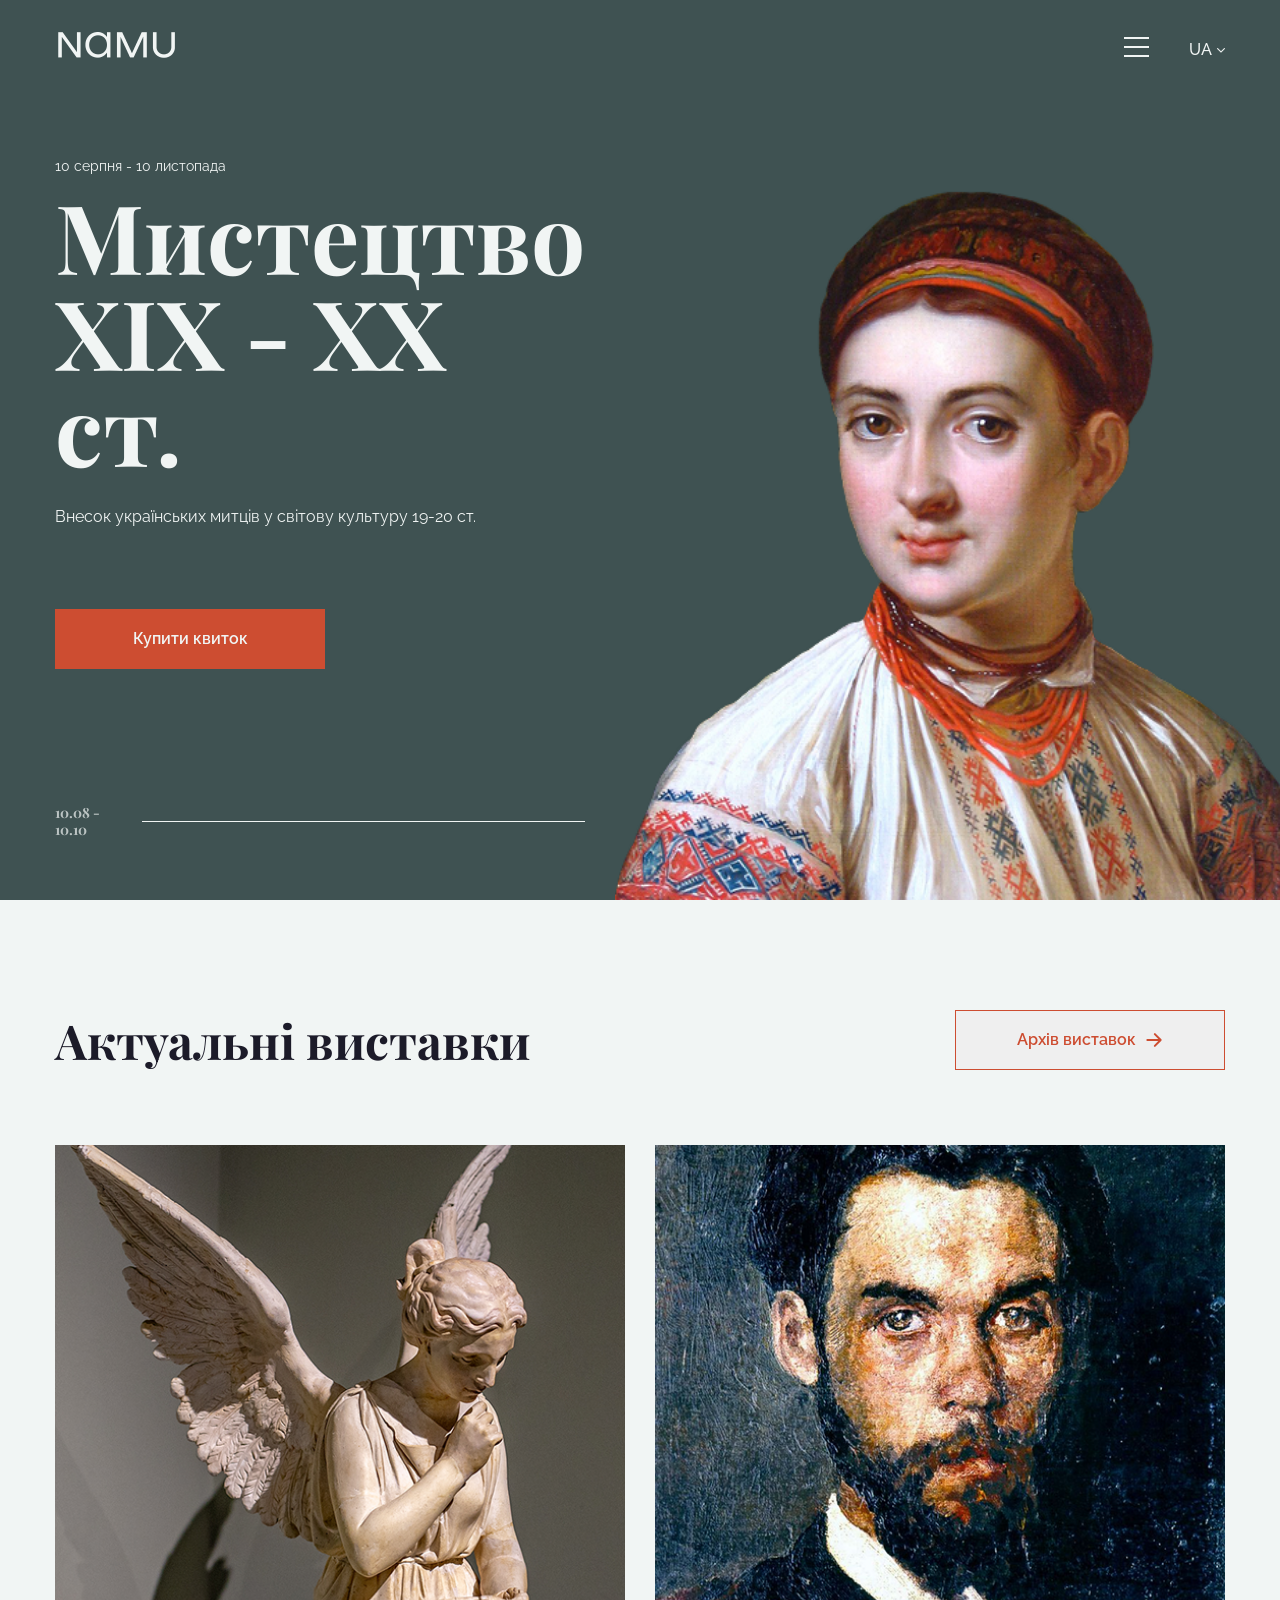
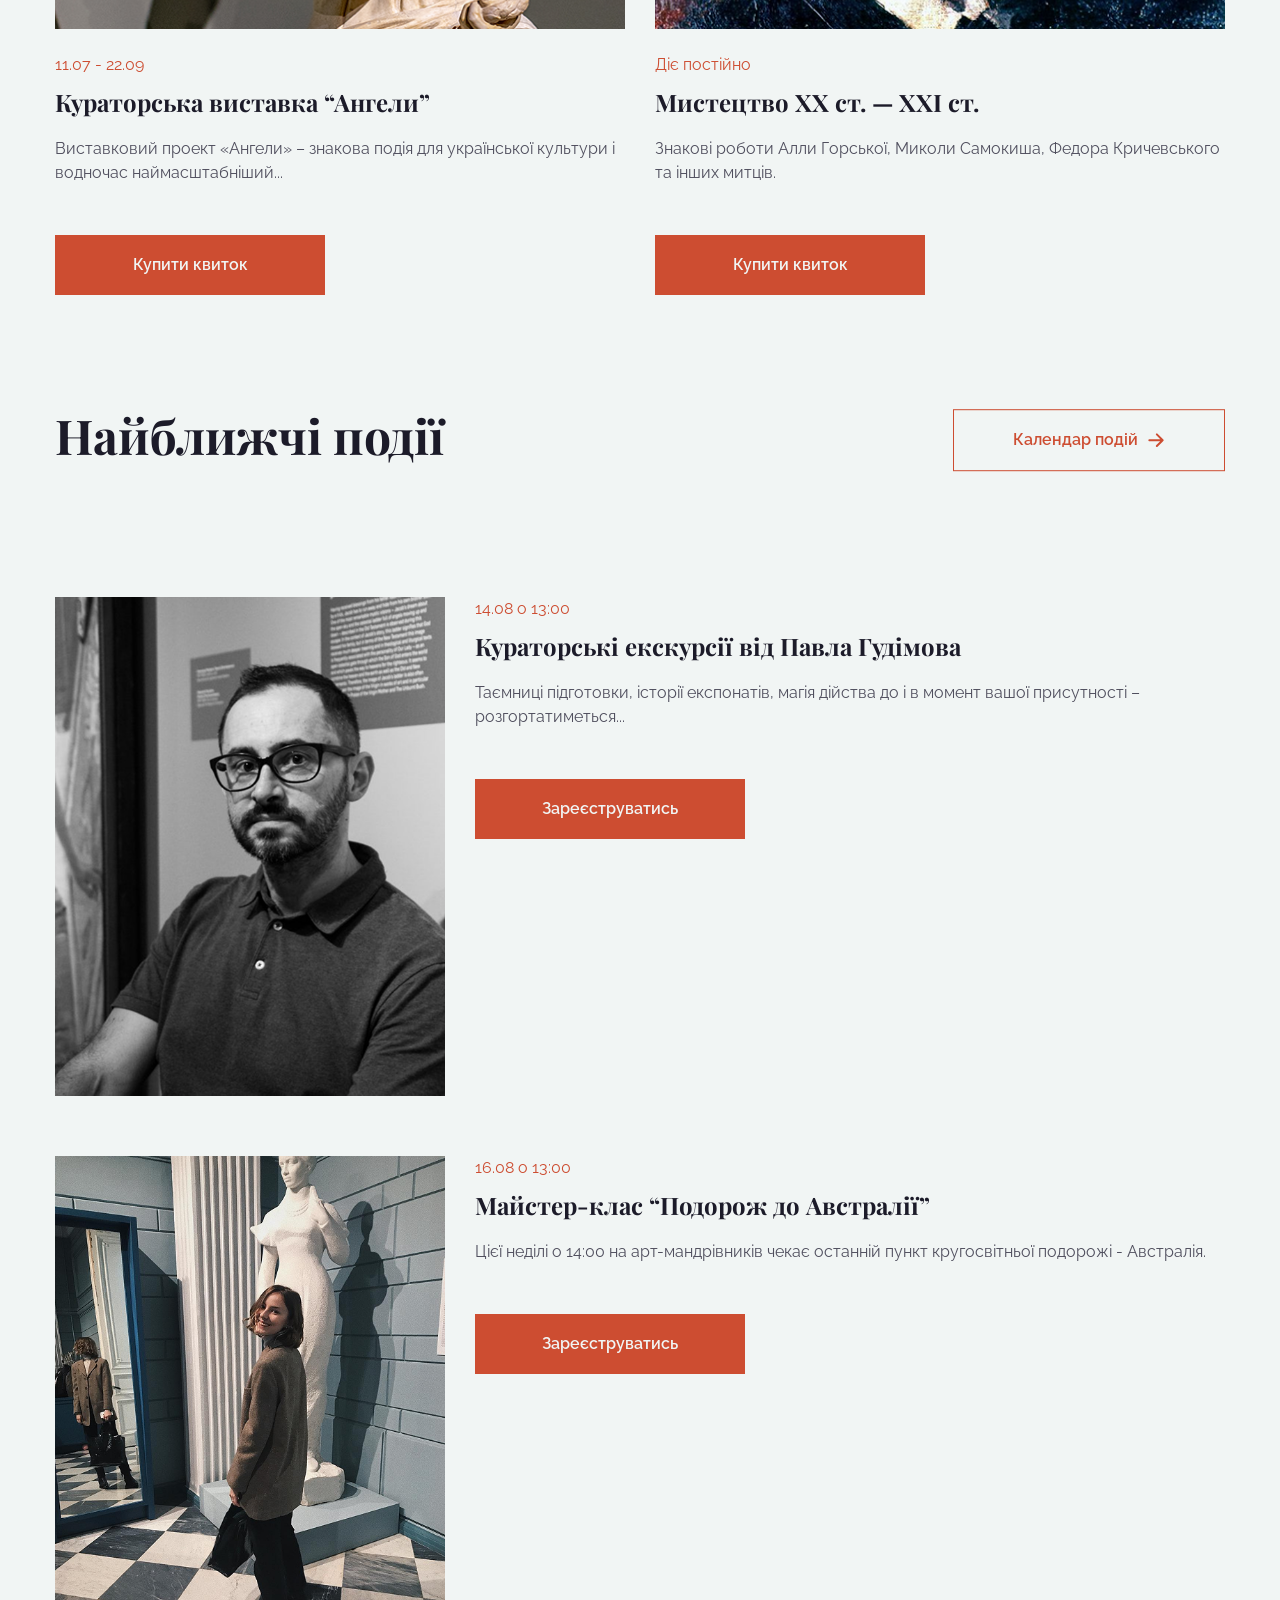
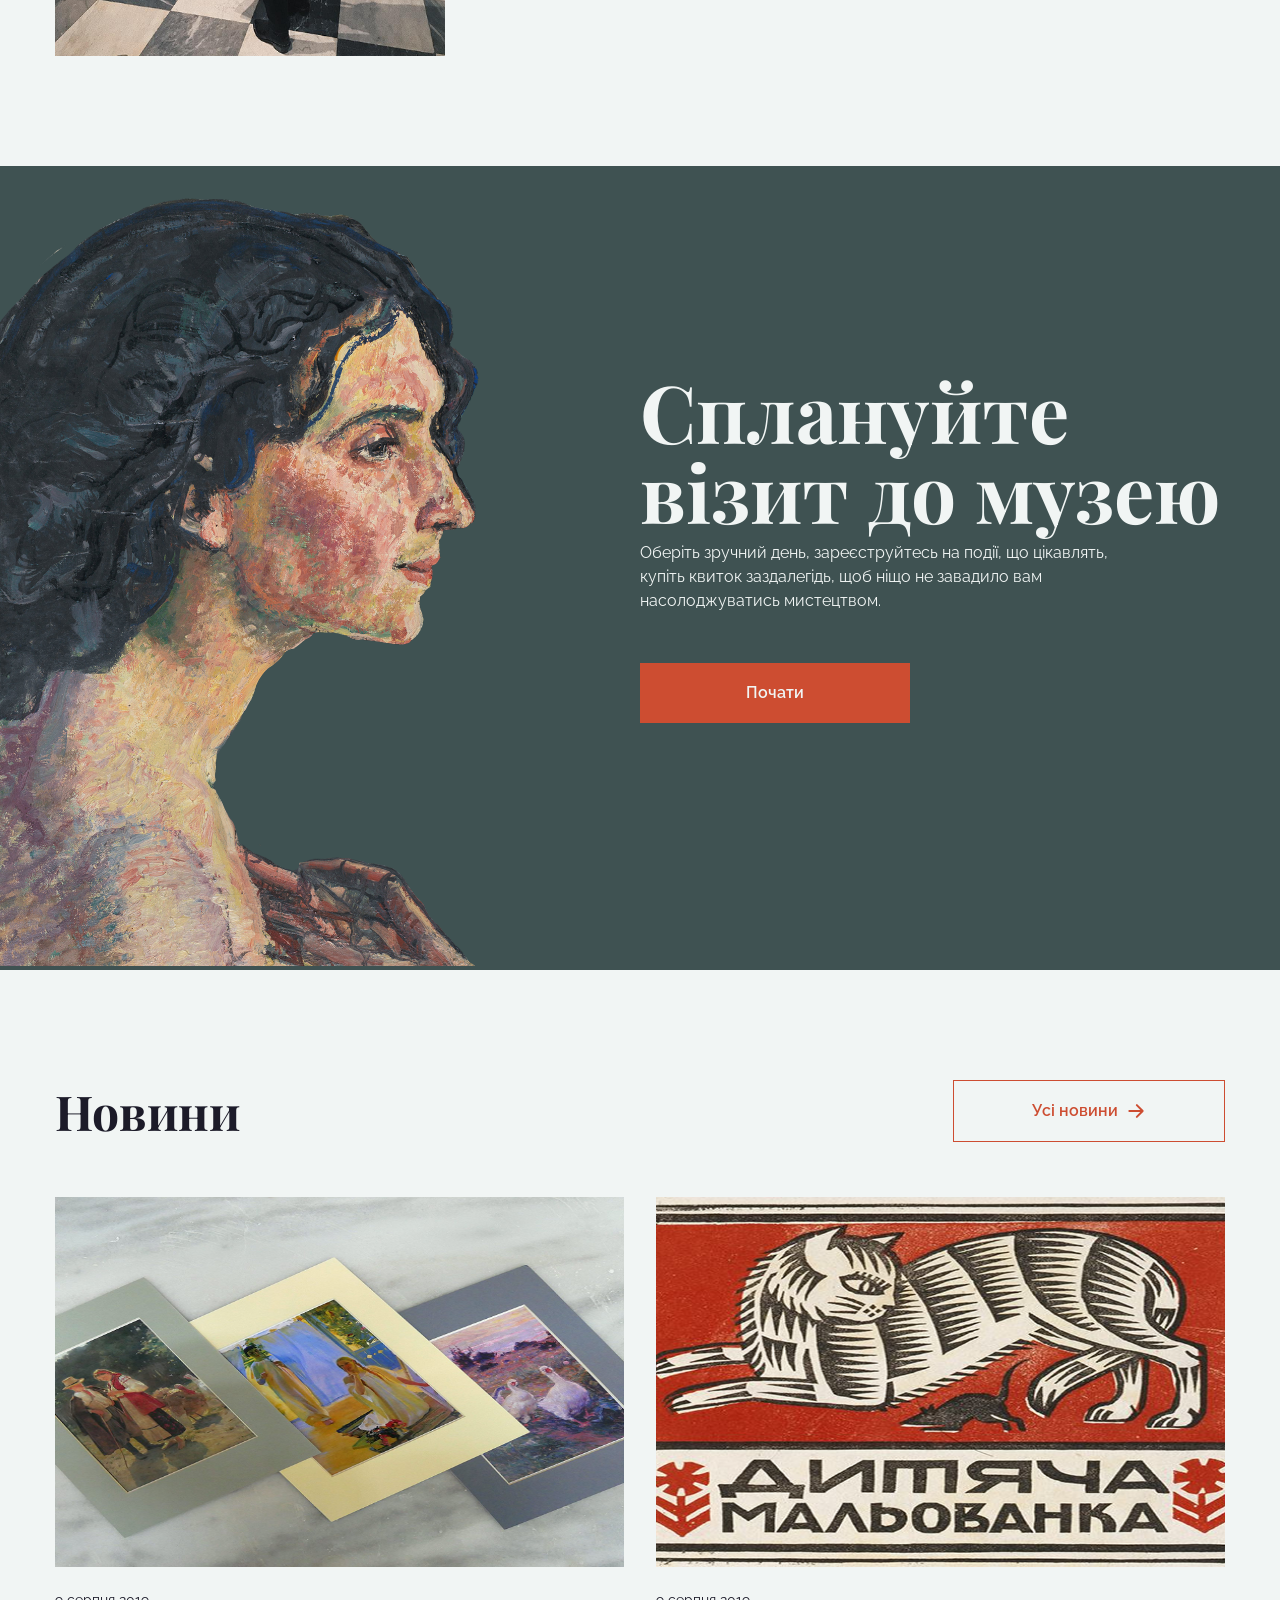
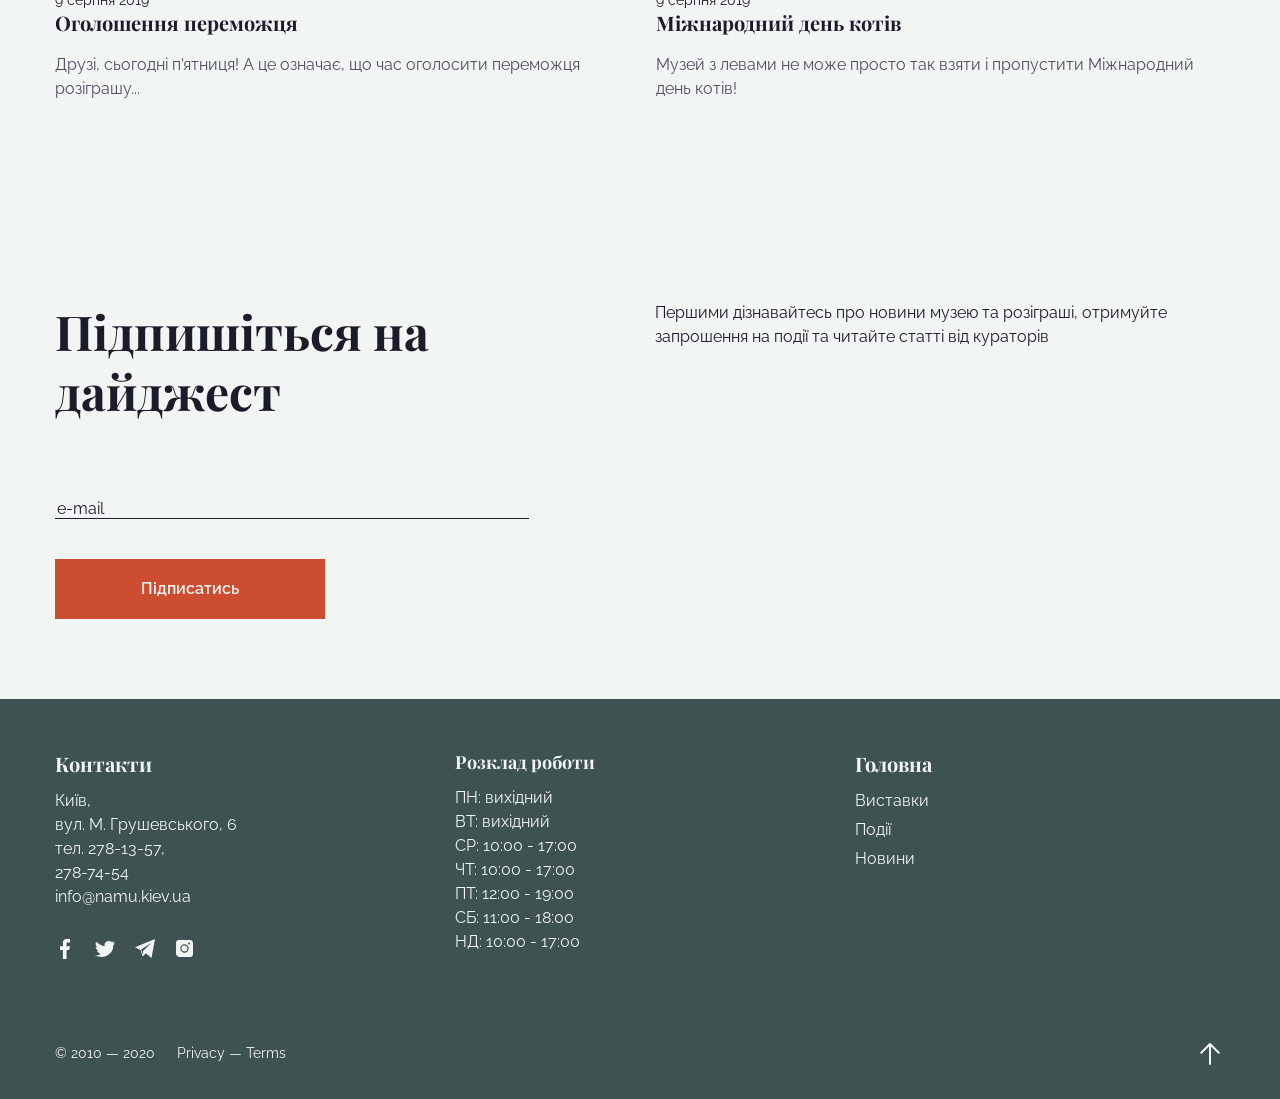
<file: index.html>
<!DOCTYPE html><html lang=en class=page><meta charset=UTF-8><meta name=viewport content="width=device-width, initial-scale=1.0"><title>NAMU</title><link rel=stylesheet href=Museum_2.14898237.css><link rel="icon shortcut" href=NAMU-favicon.1b226204.png type=image/png sizes=32x32><link rel=preconnect href=https://fonts.googleapis.com><link rel=preconnect href=https://fonts.gstatic.com><link href="https://fonts.googleapis.com/css2?family=Playfair+Display:ital,wght@0,400..900;1,400..900&amp;family=Raleway:ital,wght@0,100..900;1,100..900&amp;display=swap" rel=stylesheet><body class=page__body>
    <script src=Museum_2.e7df147d.js></script>

    <header class=header>
      <div class=header__nav>
        <div class=header__logo-wrapper>
          <a href=#>
            <img src=NAMU-logo.a4fe56b5.png alt=namu-logo class=header__logo>
          </a>
        </div>
        <div class=header__icons>
          <a href=#menu class="icon icon--menu"></a>
        </div>
        <div class=header__controls>
          <div class=header__icons-big>
            <a href=#menu class="icon icon--menu"></a>
          </div>
          <div class=header__language-selector>
            <div class=header__language-dropdown>
              <div class=header__language-toggle>
                UA
                <a href=#langlist class="icon icon--arrow"></a>
              </div>
            </div>
          </div>
        </div>
      </div>

      <div class=header__content>

        <div class=header__bottom>
          <div class=header__text-block>
            <p class=header__date>10 серпня - 10 листопада</p>
            <h1 class=header__title>Мистецтво ХІХ - ХХ ст.</h1>
            <p class=header__sub-title>
              Внесок українських митців у світову культуру 19-20 ст.
            </p>
          </div>
          <button class=header__button>Купити квиток</button>
          <div class=header__desktop>
            <div class=header__number>10.08 - 10.10</div>
            <div class=header__line></div>
          </div>
        </div>

        <div class=header__images>
          <img src=header--image.0c28a5a9.png alt=image class=header__image>
        </div>
      </div>
    </header>

    <aside class="menu page__menu" id=menu>
      <div class=menu__nav>
        <div class=menu__logo-wrapper>
          <a href=#>
            <img src=NAMU-logo.a4fe56b5.png alt=namu-logo class=menu__logo>
          </a>
        </div>

        <div class=menu__controls>
          <div class=menu__language-selector>
            <div class=menu__language-dropdown>
              <div class=menu__language-toggle>
                UA
                <a href=#langlist class="icon icon--arrow"></a>
              </div>
            </div>
          </div>

          <div class=menu__icons>
            <a href=# class="icon icon--close"></a>
          </div>
        </div>

        <div class=menu__controls-big>
          <div class=menu__icons>
            <a href=# class="icon icon--close"></a>
          </div>

          <div class=menu__language-selector>
            <div class=menu__language-dropdown>
              <div class=menu__language-toggle>
                UA
                <a href=#langlist class="icon icon--arrow"></a>
              </div>
            </div>
          </div>
        </div>
      </div>

      <div class=menu__content>
        <div class=menu__bottom>
          <div class=menu__text-block>
            <div class=menu__time>
              <p class=menu__text-block-name>Розклад сьогодні:</p>
              <h1 class=menu__text-block-title>12:00 - 19:00</h1>
            </div>
            <div class=menu__addres>
              <p class=menu__text-block-name>Адреса:</p>
              <h1 class=menu__text-block-title>
                <a href=https://maps.app.goo.gl/34DMDhmg6ZXCtA258 target=_blank class=menu__text-block-link>
                  Київ, вул. М. Грушевського, 6
                </a>
              </h1>
            </div>
          </div>
          <div class=menu__links>
            <a href=#exhibitions class=menu__link>
              <span class=menu__link-text>Актуальні виставки</span>
            </a>
            <a href=#events class=menu__link>
              <span class=menu__link-text>Найближчі події</span>
            </a>
            <a href=#news class=menu__link>
              <span class=menu__link-text>Новини</span>
            </a>
          </div>
          <div class=menu__line></div>
          <button class=menu__button>Купити квиток</button>
        </div>
        
        <div class=menu__images>
          <img src=img_menu.24363bb5.png alt=image-menu class=menu__image>
        </div>
      </div>

    </aside>

    <main class=main>
      <section class=exhibitions id=exhibitions>
        <div class=exhibitions__top>
          <div class=exhibitions__titles>
            <h1 class=exhibitions__title>Актуальні виставки</h1>
          </div>
          <div class=exhibitions__buttons-two>
            <button class=exhibitions__button>
              Архів виставок

              <a href=#archive class="icon icon--arrow-right"></a>
            </button>
          </div>
        </div>

        <div class=exhibitions__cards>
          <div class=exhibitions__card>
            <img src=exhibitions-one.4e063b1e.png alt=exhibitions-one class=exhibitions__card-image>
            <p class=exhibitions__card-date>11.07 - 22.09</p>

            <h1 class=exhibitions__card-title>
              Кураторська виставка “Ангели”
            </h1>

            <h2 class=exhibitions__card-sub-title>
              Виставковий проект «Ангели» – знакова подія для української
              культури і водночас наймасштабніший...
            </h2>

            <button class=exhibitions__card-button>Купити квиток</button>
          </div>

          <div class=exhibitions__card>
            <img src=exhibitions-two.ad203b7e.png alt=exhibitions-one class=exhibitions__card-image>
            <p class=exhibitions__card-date>Діє постійно</p>

            <h1 class=exhibitions__card-title>Мистецтво ХХ ст. — XXI ст.</h1>

            <h2 class="exhibitions__card-sub-title exhibitions__card-sub-title--two">
              Знакові роботи Алли Горської, Миколи Самокиша, Федора Кричевського
              та інших митців.
            </h2>

            <button class=exhibitions__card-button>Купити квиток</button>
          </div>
        </div>

        <div class=exhibitions__buttons>
          <button class=exhibitions__button>
            Архів виставок

            <a href=#archive class="icon icon--arrow-right"></a>
          </button>
        </div>
      </section>

      <section class=events id=events>
        <div class=events__titles>
          <h1 class=events__title>Найближчі події</h1>
        </div>

        <div class=events__buttons-two>
          <div class=events__button>
            Календар подій

            <a href=#archive class="icon icon--arrow-right"></a>
          </div>
        </div>

        <div class=events__cards>
          <div class=events__card>
            <img src=events-one.8518db34.png alt=events-one class=events__card-image>
            <div class=events__text-block>
              <p class=events__card-date>14.08 о 13:00</p>
              <h1 class=events__card-title>
                Кураторські екскурсії від Павла Гудімова
              </h1>
              <h2 class=events__card-sub-title>
                Таємниці підготовки, історії експонатів, магія дійства до і в
                момент вашої присутності – розгортатиметься...
              </h2>
            </div>

            <div class=events__text-block-two>
              <p class=events__card-date>14.08 о 13:00</p>
              <h1 class=events__card-title>
                Кураторські екскурсії від Павла Гудімова
              </h1>
              <h2 class=events__card-sub-title>
                Таємниці підготовки, історії експонатів, магія дійства до і в
                момент вашої присутності – розгортатиметься...
              </h2>

              <div class=events__card-button-two>Зареєструватись</div>
            </div>

            <button class=events__card-button>Зареєструватись</button>
          </div>

          <div class=events__card>
            <img src=events-two.d0569575.png alt=exhibitions-one class=events__card-image>
            <div class=events__text-block-two>
              <p class=events__card-date>16.08 о 13:00</p>
              <h1 class=events__card-title>
                Майстер-клас “Подорож до Австралії”
              </h1>
              <h2 class=events__card-sub-title>
                Цієї неділі о 14:00 на арт-мандрівників чекає останній пункт
                кругосвітньої подорожі - Австралія.
              </h2>

              <button class=events__card-button-two>Зареєструватись</button>
            </div>

            <div class=events__text-block>
              <p class=events__card-date>16.08 о 13:00</p>
              <h1 class=events__card-title>
                Майстер-клас “Подорож до Австралії”
              </h1>
              <h2 class=events__card-sub-title>
                Цієї неділі о 14:00 на арт-мандрівників чекає останній пункт
                кругосвітньої подорожі - Австралія.
              </h2>
            </div>

            <button class=events__card-button>Зареєструватись</button>
          </div>
        </div>

        <div class=events__buttons>
          <div class=events__button>
            Календар подій

            <a href=#calendar class="icon icon--arrow-right"></a>
          </div>
        </div>
      </section>

      <section class=visit id=visit>
        <div class=visit__images>
          <img src=visit-image.9d8e9b0d.png alt=visit-image class=visit__image>
        </div>

        <div class=visit__content>
          <h1 class=visit__title>
            Сплануйте
            <br>
            візит до музею
          </h1>

          <h2 class=visit__sub-title>
            Оберіть зручний день, зареєструйтесь на події, що цікавлять, купіть
            квиток заздалегідь, щоб ніщо не завадило вам насолоджуватись
            мистецтвом.
          </h2>

          <button class=visit__button>Почати</button>
        </div>
      </section>

      <section class=news id=news>
        <div class=news__top>
          <div class=news__titles>
            <h1 class=news__title>Новини</h1>
          </div>

          <div class=news__buttons-two>
            <div class=news__button>
              Усі новини
              <a href=#calendar class="icon icon--arrow-right"></a>
            </div>
          </div>
        </div>

        <div class=news__cards>
          <div class=news__card>
            <img src=news-one.041d0fe4.png alt=news-one class=news__card-image>

            <div class=news__card-text-block>
              <p class=news__card-date>9 серпня 2019</p>

              <h1 class=news__card-title>Оголошення переможця</h1>

              <h2 class=news__card-sub-title>
                Друзі, сьогодні п'ятниця! А це означає, що час оголосити
                переможця розіграшу...
              </h2>
            </div>
          </div>

          <div class=news__card>
            <img src=news-two.d1297c4c.png alt=news-one class=news__card-image>

            <div class=news__card-text-block>
              <p class=news__card-date>9 серпня 2019</p>

              <h1 class=news__card-title>Міжнародний день котів</h1>

              <h2 class=news__card-sub-title>
                Музей з левами не може просто так взяти і пропустити Міжнародний
                день котів!
              </h2>
            </div>
          </div>
        </div>

        <div class=news__buttons>
          <div class=news__button>
            Усі новини

            <a href=#calendar class="icon icon--arrow-right"></a>
          </div>
        </div>
      </section>

      <section class=subscribe id=subscribe>
        <div class=subscribe__titles>
          <h1 class=subscribe__title>Підпишіться на дайджест</h1>
        </div>

        <div class=subscribe__sub-titles>
          <h2 class=subscribe__sub-title>
            Першими дізнавайтесь про новини музею та розіграші, отримуйте
            запрошення на події та читайте статті від кураторів
          </h2>
        </div>

        <form class=subscribe__form onsubmit="this.reset(); return false;">
          <input type=email name=email id=email required placeholder=e-mail class=subscribe__input>

          <button class=subscribe__button>
            Підписатись
          </button>
        </form>
      </section>
    </main>

    <footer class=footer>
      <div class=footer__contacts>
        <h1 class=footer__contacts-title>Контакти</h1>

        <div class=footer__contacts-links>
          <a href=https://maps.app.goo.gl/WkixNQWEosRiUbmN9 target=_blank class=footer__contacts-link>
            Київ,
            <br>
            вул. М. Грушевського, 6
          </a>
          <a href=tel:278-13-57 class=footer__contacts-link>
            тел. 278-13-57,
          </a>
          <a href=tel:278-74-54 class=footer__contacts-link>
            278-74-54
          </a>
          <a href=malito:info@namu.kiev.ua class=footer__contacts-link>
            info@namu.kiev.ua
          </a>
        </div>

        <div class=footer__blog>
          <a href=https://www.facebook.com/ target=_blank class="icon icon--facebook"></a>
          <a href=https://x.com/ target=_blank class="icon icon--twitter"></a>
          <a href=https://web.telegram.org/ target=_blank class="icon icon--telegram"></a>
          <a href=https://www.instagram.com/ target=_blank class="icon icon--instagram"></a>
        </div>
      </div>

      <div class=footer__schedule>
        <h1 class=footer__schedule-title>Розклад роботи</h1>

        <h2 class=footer__schedule-sub-title>
          ПН: вихідний
          <br>
          ВТ: вихідний
          <br>
          СР: 10:00 - 17:00
          <br>
          ЧТ: 10:00 - 17:00
          <br>
          ПТ: 12:00 - 19:00
          <br>
          СБ: 11:00 - 18:00
          <br>
          НД: 10:00 - 17:00
        </h2>
      </div>

      <div class=footer__nav>
        <h1 class=footer__links-title>Головна</h1>

        <div class=footer__links>
          <a href=#exhibitions class=footer__link>
            Виставки
          </a>
          <a href=#events class=footer__link>
            Події
          </a>
          <a href=#news class=footer__link>
            Новини
          </a>
        </div>
      </div>

      <div class=footer__bottom>
        <div class=footer__bottom-text-block>
          <h1 class=footer__bottom-title>© 2010 — 2020</h1>
          <h1 class=footer__bottom-title>Privacy — Terms</h1>
        </div>

        <a href=# class="icon icon--arrow-top"></a>
      </div>
    </footer>
</file>
